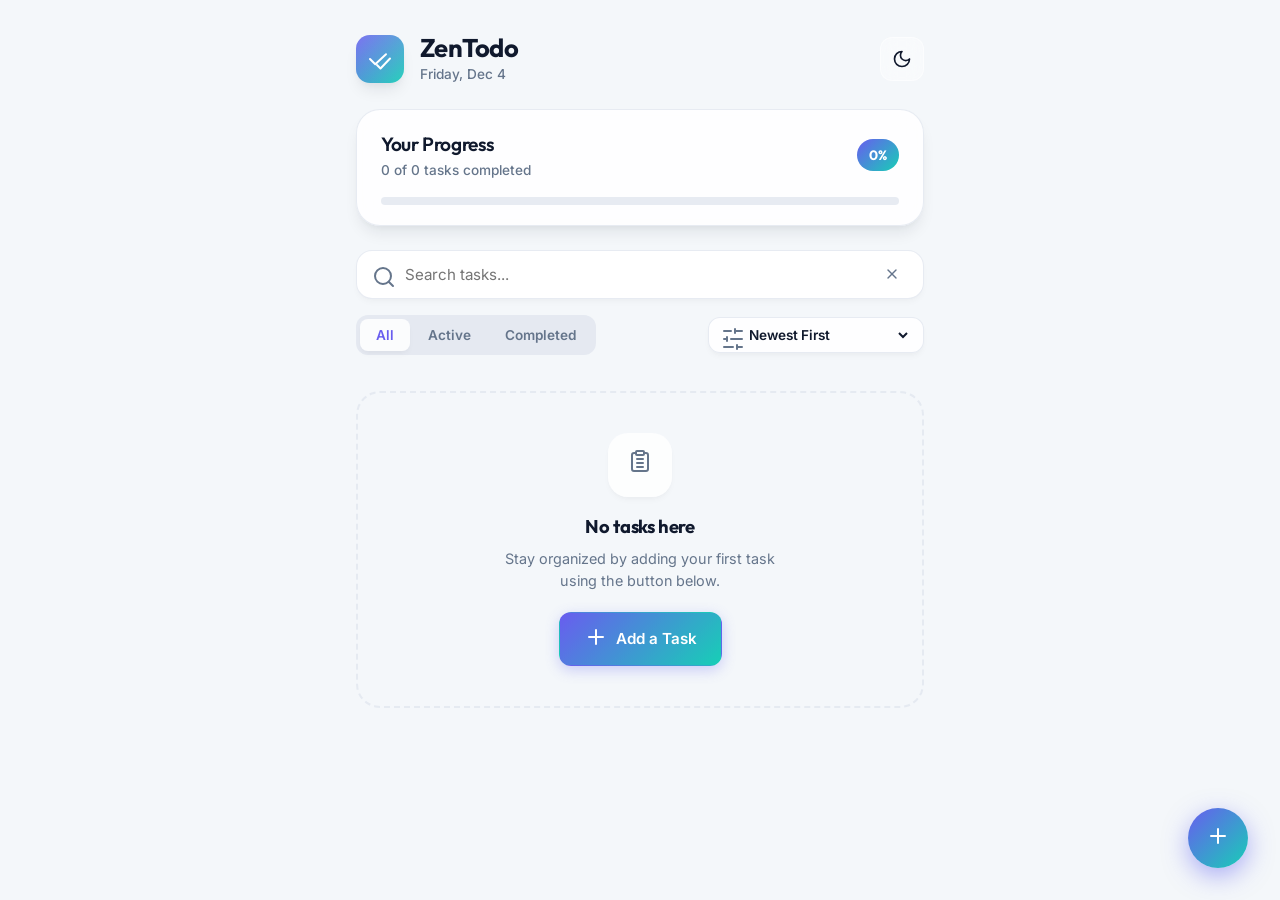
<file: ZenTodo/index.html>
<!DOCTYPE html>
<html lang="en">
<head>
  <meta charset="UTF-8">
  <meta name="viewport" content="width=device-width, initial-scale=1.0">
  <title>ZenTodo - Premium Task Manager</title>
  
  <!-- SEO Meta Tags -->
  <meta name="description" content="ZenTodo is a premium, secure, and offline-first task manager PWA. Organize your day, track priorities, and stay productive.">
  <meta name="theme-color" content="#0f172a">
  
  <!-- Web App Manifest for Android Installation -->
  <link rel="manifest" href="./manifest.json">
  <link rel="icon" type="image/svg+xml" href="./icon.svg">
  <link rel="apple-touch-icon" href="./icon.svg">
  
  <!-- Google Fonts: Outfit (headings) & Inter (body) -->
  <link rel="preconnect" href="https://fonts.googleapis.com">
  <link rel="preconnect" href="https://fonts.gstatic.com" crossorigin>
  <link href="https://fonts.googleapis.com/css2?family=Inter:wght@300;400;500;600;700&family=Outfit:wght@400;500;600;700;800&display=swap" rel="stylesheet">
  <link rel="stylesheet" href="./style.css">
</head>
<body>
  <!-- App Shell -->
  <div class="app-container">
    
    <!-- PWA Install Banner -->
    <div id="pwa-install-banner" class="install-banner hidden">
      <div class="banner-content">
        <img src="./icon.svg" alt="ZenTodo Logo" class="banner-logo">
        <div class="banner-text">
          <h3>Install ZenTodo</h3>
          <p>Add to your home screen for quick offline access!</p>
        </div>
      </div>
      <div class="banner-actions">
        <button id="pwa-btn-install" class="btn btn-primary btn-sm">Install</button>
        <button id="pwa-btn-close" class="btn btn-icon btn-sm" aria-label="Close banner">
          <i data-lucide="x"></i>
        </button>
      </div>
    </div>

    <!-- Header Section -->
    <header class="app-header">
      <div class="brand">
        <div class="brand-logo">
          <i data-lucide="check-check"></i>
        </div>
        <div class="brand-info">
          <h1>ZenTodo</h1>
          <p id="current-date">Today</p>
        </div>
      </div>
      
      <div class="header-actions">
        <button id="theme-toggle" class="btn btn-icon btn-glass" aria-label="Toggle theme">
          <i data-lucide="moon" class="dark-icon"></i>
          <i data-lucide="sun" class="light-icon"></i>
        </button>
      </div>
    </header>

    <!-- Stats & Progress Section -->
    <section class="stats-section">
      <div class="stats-card">
        <div class="stats-header">
          <div class="stats-info">
            <h2>Your Progress</h2>
            <p id="stats-summary">0 of 0 tasks completed</p>
          </div>
          <span id="stats-percentage" class="percentage-badge">0%</span>
        </div>
        <div class="progress-bar-container">
          <div id="progress-bar" class="progress-bar" style="width: 0%"></div>
        </div>
      </div>
    </section>

    <!-- Search, Sort & Filters Section -->
    <section class="controls-section">
      <!-- Search Box -->
      <div class="search-box">
        <i data-lucide="search" class="search-icon"></i>
        <input type="text" id="search-input" placeholder="Search tasks..." autocomplete="off">
        <button id="search-clear" class="btn btn-icon btn-sm hidden" aria-label="Clear search">
          <i data-lucide="x"></i>
        </button>
      </div>

      <!-- Filters & Sorting Bar -->
      <div class="filter-sort-bar">
        <div class="filter-tabs">
          <button class="filter-tab active" data-filter="all">All</button>
          <button class="filter-tab" data-filter="active">Active</button>
          <button class="filter-tab" data-filter="completed">Completed</button>
        </div>
        
        <div class="sort-selector">
          <i data-lucide="sliders-horizontal" class="sort-icon"></i>
          <select id="sort-select" aria-label="Sort tasks">
            <option value="createdAt-desc">Newest First</option>
            <option value="createdAt-asc">Oldest First</option>
            <option value="dueDate-asc">Due Date (Soonest)</option>
            <option value="priority-desc">Priority (High to Low)</option>
          </select>
        </div>
      </div>
    </section>

    <!-- Main Task Area -->
    <main class="task-area">
      <!-- Empty State -->
      <div id="empty-state" class="empty-state">
        <div class="empty-illustration">
          <i data-lucide="clipboard-list"></i>
        </div>
        <h3>No tasks here</h3>
        <p>Stay organized by adding your first task using the button below.</p>
        <button id="empty-add-btn" class="btn btn-primary">
          <i data-lucide="plus"></i> Add a Task
        </button>
      </div>

      <!-- Task List -->
      <div id="task-list" class="task-list"></div>
    </main>

    <!-- Floating Action Button (FAB) for Mobile -->
    <button id="fab-add-task" class="fab" aria-label="Add new task">
      <i data-lucide="plus"></i>
    </button>
  </div>

  <!-- Task Detail Modal (Add/Edit Modal Combined) -->
  <div id="task-modal" class="modal-overlay hidden">
    <div class="modal-card">
      <div class="modal-header">
        <h2 id="modal-title-text">Create Task</h2>
        <button id="modal-close" class="btn btn-icon" aria-label="Close modal">
          <i data-lucide="x"></i>
        </button>
      </div>
      <form id="task-form" class="modal-body" novalidate>
        <input type="hidden" id="task-id">
        
        <!-- Task Title -->
        <div class="form-group">
          <label for="task-title" class="form-label">Task Title <span class="required">*</span></label>
          <input type="text" id="task-title" class="form-input" placeholder="e.g., Buy groceries" required maxlength="100">
          <span class="error-msg" id="title-error">Title is required.</span>
        </div>

        <!-- Task Description -->
        <div class="form-group">
          <label for="task-desc" class="form-label">Description</label>
          <textarea id="task-desc" class="form-input form-textarea" placeholder="Add more details about this task..." rows="3" maxlength="500"></textarea>
        </div>

        <div class="form-row">
          <!-- Task Priority -->
          <div class="form-group flex-1">
            <label class="form-label">Priority</label>
            <div class="priority-selector">
              <label class="priority-option low">
                <input type="radio" name="task-priority" value="low" checked>
                <span class="priority-badge-label">Low</span>
              </label>
              <label class="priority-option medium">
                <input type="radio" name="task-priority" value="medium">
                <span class="priority-badge-label">Medium</span>
              </label>
              <label class="priority-option high">
                <input type="radio" name="task-priority" value="high">
                <span class="priority-badge-label">High</span>
              </label>
            </div>
          </div>

          <!-- Task Due Date -->
          <div class="form-group flex-1">
            <label for="task-due-date" class="form-label">Due Date</label>
            <div class="date-picker-wrapper">
              <i data-lucide="calendar" class="date-icon"></i>
              <input type="date" id="task-due-date" class="form-input date-input">
            </div>
          </div>
        </div>

        <!-- Submit Buttons -->
        <div class="modal-footer">
          <button type="button" id="modal-cancel" class="btn btn-secondary">Cancel</button>
          <button type="submit" id="modal-submit" class="btn btn-primary">Save Task</button>
        </div>
      </form>
    </div>
  </div>

  <!-- Toast Notification System -->
  <div id="toast-container" class="toast-container"></div>

  <!-- App Main Logic -->
  <script src="./app.js"></script>
</body>
</html>
</file>
<file: ZenTodo/style.css>
/* -------------------------------------------------------------
 * ZEN-TODO PREMIUM CSS STYLESHEET
 * Designed for visual excellence, micro-animations, and PWA mobile feeling
 * ------------------------------------------------------------- */

/* Root Variables - Harmonious HSL Color Palette */
:root {
  /* Fonts */
  --font-heading: 'Outfit', 'Inter', sans-serif;
  --font-body: 'Inter', sans-serif;

  /* Theme-independent Gradients & Colors */
  --color-primary: hsl(245, 82%, 65%); /* Indigo */
  --color-primary-hover: hsl(245, 82%, 58%);
  --color-secondary: hsl(172, 80%, 45%); /* Teal */
  --color-success: hsl(142, 72%, 45%); /* Green */
  --color-warning: hsl(38, 92%, 56%); /* Amber */
  --color-danger: hsl(350, 89%, 60%); /* Rose */
  --color-info: hsl(200, 80%, 55%); /* Blue */

  --gradient-main: linear-gradient(135deg, var(--color-primary) 0%, var(--color-secondary) 100%);
  --gradient-hover: linear-gradient(135deg, var(--color-primary-hover) 0%, hsl(172, 80%, 40%) 100%);

  /* Light Theme Variables (Default) */
  --bg-app: hsl(210, 40%, 97%);
  --bg-card: hsla(0, 0%, 100%, 0.85);
  --bg-input: hsl(0, 0%, 100%);
  --bg-glass: hsla(0, 0%, 100%, 0.4);
  --text-main: hsl(222, 47%, 12%);
  --text-muted: hsl(215, 16%, 47%);
  --border-color: hsla(214, 32%, 91%, 0.8);
  --shadow-sm: 0 4px 6px -1px rgba(0, 0, 0, 0.03), 0 2px 4px -1px rgba(0, 0, 0, 0.02);
  --shadow-md: 0 10px 15px -3px rgba(15, 23, 42, 0.08), 0 4px 6px -2px rgba(15, 23, 42, 0.04);
  --shadow-lg: 0 20px 25px -5px rgba(15, 23, 42, 0.12), 0 10px 10px -5px rgba(15, 23, 42, 0.06);
  --glass-border: hsla(0, 0%, 100%, 0.5);
  --overlay-bg: rgba(15, 23, 42, 0.4);
  --priority-low: hsl(215, 20%, 65%);
  --priority-medium: var(--color-warning);
  --priority-high: var(--color-danger);
}

/* Dark Theme Variables */
[data-theme="dark"] {
  --bg-app: hsl(222, 47%, 8%);
  --bg-card: hsla(223, 47%, 13%, 0.85);
  --bg-input: hsl(223, 47%, 11%);
  --bg-glass: hsla(223, 47%, 13%, 0.4);
  --text-main: hsl(210, 40%, 98%);
  --text-muted: hsl(215, 20%, 68%);
  --border-color: hsla(223, 47%, 20%, 0.6);
  --shadow-sm: 0 4px 6px -1px rgba(0, 0, 0, 0.2), 0 2px 4px -1px rgba(0, 0, 0, 0.1);
  --shadow-md: 0 10px 15px -3px rgba(0, 0, 0, 0.4), 0 4px 6px -2px rgba(0, 0, 0, 0.2);
  --shadow-lg: 0 20px 25px -5px rgba(0, 0, 0, 0.5), 0 10px 10px -5px rgba(0, 0, 0, 0.3);
  --glass-border: hsla(223, 47%, 20%, 0.4);
  --overlay-bg: rgba(0, 0, 0, 0.6);
  --priority-low: hsl(215, 16%, 47%);
}

/* CSS Reset & General Configurations */
*, *::before, *::after {
  box-sizing: border-box;
  margin: 0;
  padding: 0;
  -webkit-tap-highlight-color: transparent; /* Clean tap visual on Android */
}

html, body {
  font-family: var(--font-body);
  color: var(--text-main);
  background-color: var(--bg-app);
  font-size: 16px;
  line-height: 1.5;
  height: 100%;
  overflow-x: hidden;
  transition: background-color 0.4s cubic-bezier(0.4, 0, 0.2, 1), color 0.4s cubic-bezier(0.4, 0, 0.2, 1);
}

input, button, select, textarea {
  font-family: inherit;
  color: inherit;
}

/* Scrollbar customization */
::-webkit-scrollbar {
  width: 8px;
}
::-webkit-scrollbar-track {
  background: transparent;
}
::-webkit-scrollbar-thumb {
  background: var(--border-color);
  border-radius: 4px;
}
::-webkit-scrollbar-thumb:hover {
  background: var(--text-muted);
}

/* App Container Layout */
.app-container {
  max-width: 600px;
  margin: 0 auto;
  min-height: 100vh;
  padding: 24px 16px 120px 16px; /* Space for FAB */
  position: relative;
  display: flex;
  flex-direction: column;
  gap: 24px;
}

/* --- Typographical Utility Classes --- */
h1, h2, h3, h4 {
  font-family: var(--font-heading);
  font-weight: 700;
  letter-spacing: -0.02em;
}

/* --- Button Styles --- */
.btn {
  display: inline-flex;
  align-items: center;
  justify-content: center;
  gap: 8px;
  padding: 12px 24px;
  border-radius: 12px;
  border: 1px solid transparent;
  font-weight: 600;
  font-size: 0.95rem;
  cursor: pointer;
  transition: all 0.25s cubic-bezier(0.4, 0, 0.2, 1);
  user-select: none;
}

.btn-primary {
  background: var(--gradient-main);
  color: #ffffff;
  box-shadow: 0 4px 14px 0 rgba(99, 102, 241, 0.3);
}
.btn-primary:hover {
  background: var(--gradient-hover);
  box-shadow: 0 6px 20px 0 rgba(99, 102, 241, 0.4);
  transform: translateY(-2px);
}
.btn-primary:active {
  transform: translateY(0);
}

.btn-secondary {
  background-color: var(--bg-card);
  color: var(--text-main);
  border-color: var(--border-color);
}
.btn-secondary:hover {
  background-color: var(--border-color);
  transform: translateY(-1px);
}

.btn-icon {
  width: 44px;
  height: 44px;
  padding: 0;
  border-radius: 12px;
  background-color: var(--bg-card);
  color: var(--text-main);
  border: 1px solid var(--border-color);
}
.btn-icon:hover {
  background-color: var(--border-color);
  color: var(--color-primary);
  transform: scale(1.05);
}
.btn-icon:active {
  transform: scale(0.95);
}

.btn-glass {
  background: var(--bg-glass);
  backdrop-filter: blur(8px);
  -webkit-backdrop-filter: blur(8px);
  border: 1px solid var(--glass-border);
}

.btn-sm {
  padding: 8px 16px;
  font-size: 0.85rem;
  border-radius: 8px;
}

.btn-icon.btn-sm {
  width: 32px;
  height: 32px;
  border-radius: 8px;
  padding: 0;
}

.btn-icon i,
.btn-icon svg {
  width: 20px;
  height: 20px;
  display: block;
}

.btn-icon.btn-sm i,
.btn-icon.btn-sm svg {
  width: 16px;
  height: 16px;
}

/* Floating Action Button (FAB) */
.fab {
  position: fixed;
  bottom: 32px;
  right: 32px;
  width: 60px;
  height: 60px;
  border-radius: 50%;
  background: var(--gradient-main);
  color: #ffffff;
  border: none;
  box-shadow: 0 8px 25px rgba(99, 102, 241, 0.5);
  cursor: pointer;
  display: flex;
  align-items: center;
  justify-content: center;
  transition: all 0.3s cubic-bezier(0.34, 1.56, 0.64, 1);
  z-index: 90;
}
.fab i {
  width: 28px;
  height: 28px;
  transition: transform 0.3s ease;
}
.fab:hover {
  transform: scale(1.1) rotate(90deg);
  box-shadow: 0 12px 30px rgba(99, 102, 241, 0.6);
}
.fab:active {
  transform: scale(0.95) rotate(90deg);
}

@media (max-width: 640px) {
  .fab {
    bottom: 24px;
    right: 24px;
  }
}

/* --- Header Styling --- */
.app-header {
  display: flex;
  justify-content: space-between;
  align-items: center;
  margin-top: 10px;
}

.brand {
  display: flex;
  align-items: center;
  gap: 16px;
}

.brand-logo {
  width: 48px;
  height: 48px;
  border-radius: 14px;
  background: var(--gradient-main);
  color: #ffffff;
  display: flex;
  align-items: center;
  justify-content: center;
  box-shadow: var(--shadow-md);
  position: relative;
  overflow: hidden;
}
.brand-logo::after {
  content: '';
  position: absolute;
  top: -50%;
  left: -50%;
  width: 200%;
  height: 200%;
  background: linear-gradient(to bottom right, rgba(255,255,255,0.2), transparent);
  transform: rotate(45deg);
}

.brand-logo i {
  width: 24px;
  height: 24px;
}

.brand-info h1 {
  font-size: 1.6rem;
  line-height: 1.1;
}

.brand-info p {
  font-size: 0.85rem;
  color: var(--text-muted);
  font-weight: 500;
  margin-top: 2px;
}

/* Theme Icons Toggle */
#theme-toggle .light-icon {
  display: none;
}
[data-theme="dark"] #theme-toggle .dark-icon {
  display: none;
}
[data-theme="dark"] #theme-toggle .light-icon {
  display: block;
}

/* --- Stats/Progress Card --- */
.stats-section {
  width: 100%;
}

.stats-card {
  background: var(--bg-card);
  border: 1px solid var(--border-color);
  border-radius: 24px;
  padding: 20px 24px;
  box-shadow: var(--shadow-md);
  position: relative;
  overflow: hidden;
  backdrop-filter: blur(16px);
  -webkit-backdrop-filter: blur(16px);
}

.stats-header {
  display: flex;
  justify-content: space-between;
  align-items: center;
  margin-bottom: 16px;
}

.stats-info h2 {
  font-size: 1.2rem;
  font-weight: 600;
}

.stats-info p {
  font-size: 0.85rem;
  color: var(--text-muted);
  font-weight: 500;
  margin-top: 2px;
}

.percentage-badge {
  background: var(--gradient-main);
  color: white;
  padding: 6px 12px;
  border-radius: 20px;
  font-weight: 700;
  font-size: 0.85rem;
  font-family: var(--font-heading);
}

.progress-bar-container {
  height: 8px;
  width: 100%;
  background-color: var(--border-color);
  border-radius: 10px;
  overflow: hidden;
}

.progress-bar {
  height: 100%;
  border-radius: 10px;
  background: var(--gradient-main);
  width: 0%;
  transition: width 0.6s cubic-bezier(0.34, 1.56, 0.64, 1);
}

/* --- Control Section (Search & Filter) --- */
.controls-section {
  display: flex;
  flex-direction: column;
  gap: 16px;
}

.search-box {
  position: relative;
  width: 100%;
}

.search-icon {
  position: absolute;
  left: 16px;
  top: 50%;
  transform: translateY(-50%);
  color: var(--text-muted);
  width: 18px;
  height: 18px;
  pointer-events: none;
  transition: color 0.25s ease;
}

#search-input {
  width: 100%;
  background-color: var(--bg-input);
  border: 1px solid var(--border-color);
  border-radius: 16px;
  padding: 14px 16px 14px 48px;
  font-size: 0.95rem;
  outline: none;
  box-shadow: var(--shadow-sm);
  transition: all 0.25s ease;
}

#search-input:focus {
  border-color: var(--color-primary);
  box-shadow: 0 0 0 3px rgba(99, 102, 241, 0.15);
}

#search-input:focus + .search-icon {
  color: var(--color-primary);
}

#search-clear {
  position: absolute;
  right: 16px;
  top: 50%;
  transform: translateY(-50%);
  background: transparent;
  border: none;
  color: var(--text-muted);
  cursor: pointer;
}
#search-clear:hover {
  color: var(--text-main);
}

.filter-sort-bar {
  display: flex;
  justify-content: space-between;
  align-items: center;
  gap: 12px;
}

.filter-tabs {
  display: flex;
  background-color: var(--border-color);
  padding: 4px;
  border-radius: 12px;
  gap: 2px;
}

.filter-tab {
  background: transparent;
  border: none;
  padding: 8px 16px;
  border-radius: 8px;
  font-weight: 600;
  font-size: 0.85rem;
  cursor: pointer;
  transition: all 0.25s ease;
  color: var(--text-muted);
}

.filter-tab.active {
  background-color: var(--bg-card);
  color: var(--color-primary);
  box-shadow: var(--shadow-sm);
}

.sort-selector {
  display: flex;
  align-items: center;
  gap: 8px;
  background-color: var(--bg-card);
  border: 1px solid var(--border-color);
  padding: 8px 12px;
  border-radius: 12px;
  box-shadow: var(--shadow-sm);
}

.sort-icon {
  width: 16px;
  height: 16px;
  color: var(--text-muted);
}

#sort-select {
  background: transparent;
  border: none;
  outline: none;
  font-size: 0.85rem;
  font-weight: 600;
  cursor: pointer;
  padding-right: 8px;
}

/* --- Task List Area --- */
.task-area {
  min-height: 200px;
  position: relative;
}

/* Empty State Styling */
.empty-state {
  display: flex;
  flex-direction: column;
  align-items: center;
  justify-content: center;
  text-align: center;
  padding: 40px 20px;
  border: 2px dashed var(--border-color);
  border-radius: 24px;
  margin-top: 12px;
  transition: all 0.3s ease;
}

.empty-illustration {
  width: 64px;
  height: 64px;
  border-radius: 20px;
  background: var(--bg-card);
  display: flex;
  align-items: center;
  justify-content: center;
  margin-bottom: 16px;
  color: var(--text-muted);
  box-shadow: var(--shadow-sm);
}

.empty-illustration i {
  width: 32px;
  height: 32px;
}

.empty-state h3 {
  font-size: 1.15rem;
  margin-bottom: 8px;
}

.empty-state p {
  color: var(--text-muted);
  font-size: 0.9rem;
  max-width: 280px;
  margin-bottom: 20px;
}

/* Task List wrapper */
.task-list {
  display: flex;
  flex-direction: column;
  gap: 12px;
}

/* Task Card Style */
.task-item {
  background-color: var(--bg-card);
  border: 1px solid var(--border-color);
  border-radius: 16px;
  padding: 16px;
  display: flex;
  align-items: flex-start;
  gap: 14px;
  box-shadow: var(--shadow-sm);
  transition: all 0.3s cubic-bezier(0.4, 0, 0.2, 1);
  position: relative;
  overflow: hidden;
  animation: taskAppear 0.4s cubic-bezier(0.34, 1.56, 0.64, 1) forwards;
}

@keyframes taskAppear {
  0% {
    opacity: 0;
    transform: translateY(20px);
  }
  100% {
    opacity: 1;
    transform: translateY(0);
  }
}

.task-item:hover {
  transform: translateY(-2px);
  box-shadow: var(--shadow-md);
  border-color: hsla(245, 82%, 65%, 0.25);
}

/* Priority Bar Indication */
.task-item::before {
  content: '';
  position: absolute;
  left: 0;
  top: 0;
  bottom: 0;
  width: 5px;
  background-color: var(--priority-color, var(--priority-low));
}

.task-item.priority-low {
  --priority-color: var(--priority-low);
}
.task-item.priority-medium {
  --priority-color: var(--priority-medium);
}
.task-item.priority-high {
  --priority-color: var(--priority-high);
}

/* Custom Checkbox Container */
.task-checkbox-wrapper {
  margin-top: 2px;
}

.custom-checkbox {
  width: 24px;
  height: 24px;
  border-radius: 7px;
  border: 2px solid var(--border-color);
  background-color: var(--bg-input);
  cursor: pointer;
  display: flex;
  align-items: center;
  justify-content: center;
  transition: all 0.25s cubic-bezier(0.4, 0, 0.2, 1);
  position: relative;
}

.custom-checkbox:hover {
  border-color: var(--color-primary);
  box-shadow: 0 0 0 3px rgba(99, 102, 241, 0.1);
}

.custom-checkbox i {
  width: 14px;
  height: 14px;
  color: #ffffff;
  transform: scale(0);
  transition: transform 0.25s cubic-bezier(0.34, 1.56, 0.64, 1);
}

/* Checked Checkbox State */
.task-item.completed .custom-checkbox {
  background: var(--gradient-main);
  border-color: transparent;
}

.task-item.completed .custom-checkbox i {
  transform: scale(1);
}

/* Task Info */
.task-details {
  flex: 1;
  min-width: 0; /* Prevents overflow of flex child */
  display: flex;
  flex-direction: column;
  gap: 4px;
}

.task-title {
  font-size: 1rem;
  font-weight: 600;
  word-wrap: break-word;
  transition: all 0.25s ease;
  line-height: 1.3;
}

.task-desc {
  font-size: 0.85rem;
  color: var(--text-muted);
  word-wrap: break-word;
  white-space: pre-line;
  line-height: 1.4;
}

.task-meta {
  display: flex;
  flex-wrap: wrap;
  gap: 12px;
  margin-top: 6px;
  align-items: center;
}

.meta-badge {
  display: inline-flex;
  align-items: center;
  gap: 4px;
  font-size: 0.75rem;
  font-weight: 600;
  padding: 3px 8px;
  border-radius: 6px;
  background-color: var(--border-color);
  color: var(--text-muted);
}

.meta-badge i {
  width: 12px;
  height: 12px;
}

/* Priority labels within items */
.meta-badge.prio-high {
  background-color: hsla(350, 89%, 60%, 0.12);
  color: var(--color-danger);
}
.meta-badge.prio-medium {
  background-color: hsla(38, 92%, 56%, 0.12);
  color: var(--color-warning);
}
.meta-badge.prio-low {
  background-color: var(--border-color);
  color: var(--text-muted);
}

/* Due Date badge warning levels */
.meta-badge.date-overdue {
  background-color: hsla(350, 89%, 60%, 0.12);
  color: var(--color-danger);
}
.meta-badge.date-today {
  background-color: hsla(245, 82%, 65%, 0.1);
  color: var(--color-primary);
}

/* Completed Task Styles */
.task-item.completed {
  opacity: 0.65;
}

.task-item.completed .task-title {
  text-decoration: line-through;
  color: var(--text-muted);
}

.task-item.completed .task-desc {
  text-decoration: line-through;
}

/* Task Actions (Edit/Delete) */
.task-item-actions {
  display: flex;
  gap: 4px;
  align-self: center;
  opacity: 0;
  transition: opacity 0.2s ease;
}

/* Show actions on hover */
.task-item:hover .task-item-actions {
  opacity: 1;
}

/* On Mobile, always show action buttons */
@media (max-width: 768px) {
  .task-item-actions {
    opacity: 1;
  }
}

.btn-action {
  width: 32px;
  height: 32px;
  padding: 0;
  border-radius: 8px;
  border: none;
  background: transparent;
  color: var(--text-muted);
  cursor: pointer;
  display: flex;
  align-items: center;
  justify-content: center;
  transition: all 0.2s ease;
}

.btn-action:hover {
  background-color: var(--border-color);
}

.btn-action.edit-btn:hover {
  color: var(--color-primary);
}

.btn-action.delete-btn:hover {
  color: var(--color-danger);
  background-color: hsla(350, 89%, 60%, 0.1);
}

.btn-action i {
  width: 16px;
  height: 16px;
}

/* Fade-out deletion animation */
.task-item.deleting {
  animation: taskDelete 0.3s cubic-bezier(0.4, 0, 1, 1) forwards;
}

@keyframes taskDelete {
  0% {
    opacity: 1;
    transform: scale(1) translateY(0);
  }
  100% {
    opacity: 0;
    transform: scale(0.9) translateY(-10px);
    max-height: 0;
    padding-top: 0;
    padding-bottom: 0;
    margin-bottom: -12px;
    border: none;
  }
}

/* --- Modal Overlay & Card --- */
.modal-overlay {
  position: fixed;
  top: 0;
  left: 0;
  width: 100%;
  height: 100%;
  background-color: var(--overlay-bg);
  backdrop-filter: blur(8px);
  -webkit-backdrop-filter: blur(8px);
  display: flex;
  align-items: center;
  justify-content: center;
  z-index: 100;
  opacity: 1;
  transition: opacity 0.3s ease;
}

.modal-overlay.hidden {
  opacity: 0;
  pointer-events: none;
}

.modal-card {
  background-color: var(--bg-card);
  border: 1px solid var(--border-color);
  width: 100%;
  max-width: 500px;
  border-radius: 24px;
  box-shadow: var(--shadow-lg);
  display: flex;
  flex-direction: column;
  overflow: hidden;
  max-height: 90vh;
  transform: translateY(0) scale(1);
  transition: transform 0.3s cubic-bezier(0.34, 1.56, 0.64, 1);
}

.modal-overlay.hidden .modal-card {
  transform: translateY(50px) scale(0.95);
}

/* Mobile responsive bottom drawer */
@media (max-width: 640px) {
  .modal-overlay {
    align-items: flex-end;
  }
  .modal-card {
    border-radius: 24px 24px 0 0;
    max-height: 85vh;
    transform: translateY(0);
  }
  .modal-overlay.hidden .modal-card {
    transform: translateY(100%);
  }
}

.modal-header {
  padding: 20px 24px;
  border-bottom: 1px solid var(--border-color);
  display: flex;
  justify-content: space-between;
  align-items: center;
}

.modal-header h2 {
  font-size: 1.3rem;
  font-weight: 700;
}

.modal-body {
  padding: 24px;
  display: flex;
  flex-direction: column;
  gap: 20px;
  overflow-y: auto;
}

.form-group {
  display: flex;
  flex-direction: column;
  gap: 8px;
}

.form-row {
  display: flex;
  gap: 16px;
}

@media (max-width: 480px) {
  .form-row {
    flex-direction: column;
    gap: 20px;
  }
}

.flex-1 {
  flex: 1;
}

.form-label {
  font-size: 0.85rem;
  font-weight: 600;
  color: var(--text-main);
}

.required {
  color: var(--color-danger);
}

.form-input {
  width: 100%;
  background-color: var(--bg-input);
  border: 1px solid var(--border-color);
  border-radius: 12px;
  padding: 12px 16px;
  font-size: 0.95rem;
  outline: none;
  transition: all 0.25s ease;
}

.form-input:focus {
  border-color: var(--color-primary);
  box-shadow: 0 0 0 3px rgba(99, 102, 241, 0.15);
}

.form-textarea {
  resize: none;
  font-family: inherit;
}

/* Custom Priority Badges Selection */
.priority-selector {
  display: flex;
  gap: 8px;
}

.priority-option {
  flex: 1;
  cursor: pointer;
  position: relative;
}

.priority-option input {
  position: absolute;
  opacity: 0;
  width: 0;
  height: 0;
}

.priority-badge-label {
  display: flex;
  justify-content: center;
  align-items: center;
  padding: 10px;
  border-radius: 10px;
  font-size: 0.85rem;
  font-weight: 600;
  border: 1.5px solid var(--border-color);
  background-color: var(--bg-input);
  color: var(--text-muted);
  transition: all 0.25s ease;
  text-align: center;
}

.priority-option.low:hover .priority-badge-label {
  border-color: var(--priority-low);
  color: var(--priority-low);
}

.priority-option.medium:hover .priority-badge-label {
  border-color: var(--color-warning);
  color: var(--color-warning);
}

.priority-option.high:hover .priority-badge-label {
  border-color: var(--color-danger);
  color: var(--color-danger);
}

/* Priority Selection Checked States */
.priority-option.low input:checked + .priority-badge-label {
  background-color: hsla(215, 16%, 47%, 0.1);
  border-color: var(--priority-low);
  color: var(--text-main);
  box-shadow: 0 2px 6px rgba(0,0,0,0.05);
}

.priority-option.medium input:checked + .priority-badge-label {
  background-color: hsla(38, 92%, 56%, 0.12);
  border-color: var(--color-warning);
  color: var(--color-warning);
  box-shadow: 0 2px 6px rgba(245, 158, 11, 0.15);
}

.priority-option.high input:checked + .priority-badge-label {
  background-color: hsla(350, 89%, 60%, 0.12);
  border-color: var(--color-danger);
  color: var(--color-danger);
  box-shadow: 0 2px 6px rgba(244, 63, 94, 0.15);
}

/* Custom Date Input design */
.date-picker-wrapper {
  position: relative;
}

.date-icon {
  position: absolute;
  left: 14px;
  top: 50%;
  transform: translateY(-50%);
  color: var(--text-muted);
  width: 16px;
  height: 16px;
  pointer-events: none;
}

.date-input {
  padding-left: 40px;
}

/* Submit Modal Action Buttons */
.modal-footer {
  display: flex;
  justify-content: flex-end;
  gap: 12px;
  margin-top: 10px;
}

@media (max-width: 480px) {
  .modal-footer {
    flex-direction: column-reverse;
  }
  .modal-footer .btn {
    width: 100%;
  }
}

/* Validation styling */
.error-msg {
  color: var(--color-danger);
  font-size: 0.8rem;
  font-weight: 500;
  display: none;
}

.form-input.invalid {
  border-color: var(--color-danger);
}

.form-input.invalid:focus {
  box-shadow: 0 0 0 3px rgba(244, 63, 94, 0.15);
}

/* --- Toast Notification System --- */
.toast-container {
  position: fixed;
  bottom: 24px;
  left: 50%;
  transform: translateX(-50%);
  z-index: 200;
  display: flex;
  flex-direction: column;
  gap: 10px;
  width: 90%;
  max-width: 400px;
  pointer-events: none;
}

/* Adjust to top right on desktop */
@media (min-width: 640px) {
  .toast-container {
    bottom: auto;
    top: 24px;
    right: 24px;
    left: auto;
    transform: none;
  }
}

.toast {
  background-color: var(--bg-card);
  border: 1px solid var(--border-color);
  padding: 12px 18px;
  border-radius: 16px;
  box-shadow: var(--shadow-lg);
  display: flex;
  align-items: center;
  justify-content: space-between;
  gap: 16px;
  pointer-events: auto;
  backdrop-filter: blur(16px);
  -webkit-backdrop-filter: blur(16px);
  animation: toastSlideIn 0.35s cubic-bezier(0.34, 1.56, 0.64, 1) forwards;
}

@keyframes toastSlideIn {
  0% {
    opacity: 0;
    transform: translateY(20px) scale(0.9);
  }
  100% {
    opacity: 1;
    transform: translateY(0) scale(1);
  }
}

.toast.removing {
  animation: toastFadeOut 0.3s cubic-bezier(0.4, 0, 1, 1) forwards;
}

@keyframes toastFadeOut {
  0% {
    opacity: 1;
    transform: scale(1);
  }
  100% {
    opacity: 0;
    transform: scale(0.9) translateY(10px);
  }
}

.toast-content {
  display: flex;
  align-items: center;
  gap: 12px;
}

.toast-icon {
  display: flex;
  align-items: center;
  justify-content: center;
}

.toast-icon.success {
  color: var(--color-success);
}

.toast-icon.info {
  color: var(--color-primary);
}

.toast-icon i {
  width: 20px;
  height: 20px;
}

.toast-msg {
  font-size: 0.9rem;
  font-weight: 500;
}

.toast-btn {
  background: transparent;
  border: none;
  color: var(--color-primary);
  font-weight: 700;
  font-size: 0.85rem;
  cursor: pointer;
  padding: 4px 8px;
  border-radius: 6px;
  transition: all 0.2s ease;
}

.toast-btn:hover {
  background-color: var(--border-color);
}

/* --- PWA Install Banner --- */
.install-banner {
  background-color: var(--bg-card);
  border: 1px solid var(--border-color);
  border-radius: 20px;
  padding: 16px 20px;
  box-shadow: var(--shadow-md);
  display: flex;
  justify-content: space-between;
  align-items: center;
  gap: 16px;
  animation: bannerSlideDown 0.4s cubic-bezier(0.34, 1.56, 0.64, 1) forwards;
}

@keyframes bannerSlideDown {
  0% {
    opacity: 0;
    transform: translateY(-20px);
  }
  100% {
    opacity: 1;
    transform: translateY(0);
  }
}

.install-banner.hidden {
  display: none;
}

.banner-content {
  display: flex;
  align-items: center;
  gap: 14px;
}

.banner-logo {
  width: 44px;
  height: 44px;
  border-radius: 10px;
}

.banner-text h3 {
  font-size: 0.95rem;
  font-weight: 700;
}

.banner-text p {
  font-size: 0.8rem;
  color: var(--text-muted);
  line-height: 1.3;
}

.banner-actions {
  display: flex;
  align-items: center;
  gap: 10px;
}

@media (max-width: 480px) {
  .install-banner {
    flex-direction: column;
    align-items: stretch;
  }
  .banner-actions {
    justify-content: flex-end;
  }
}
</file>
